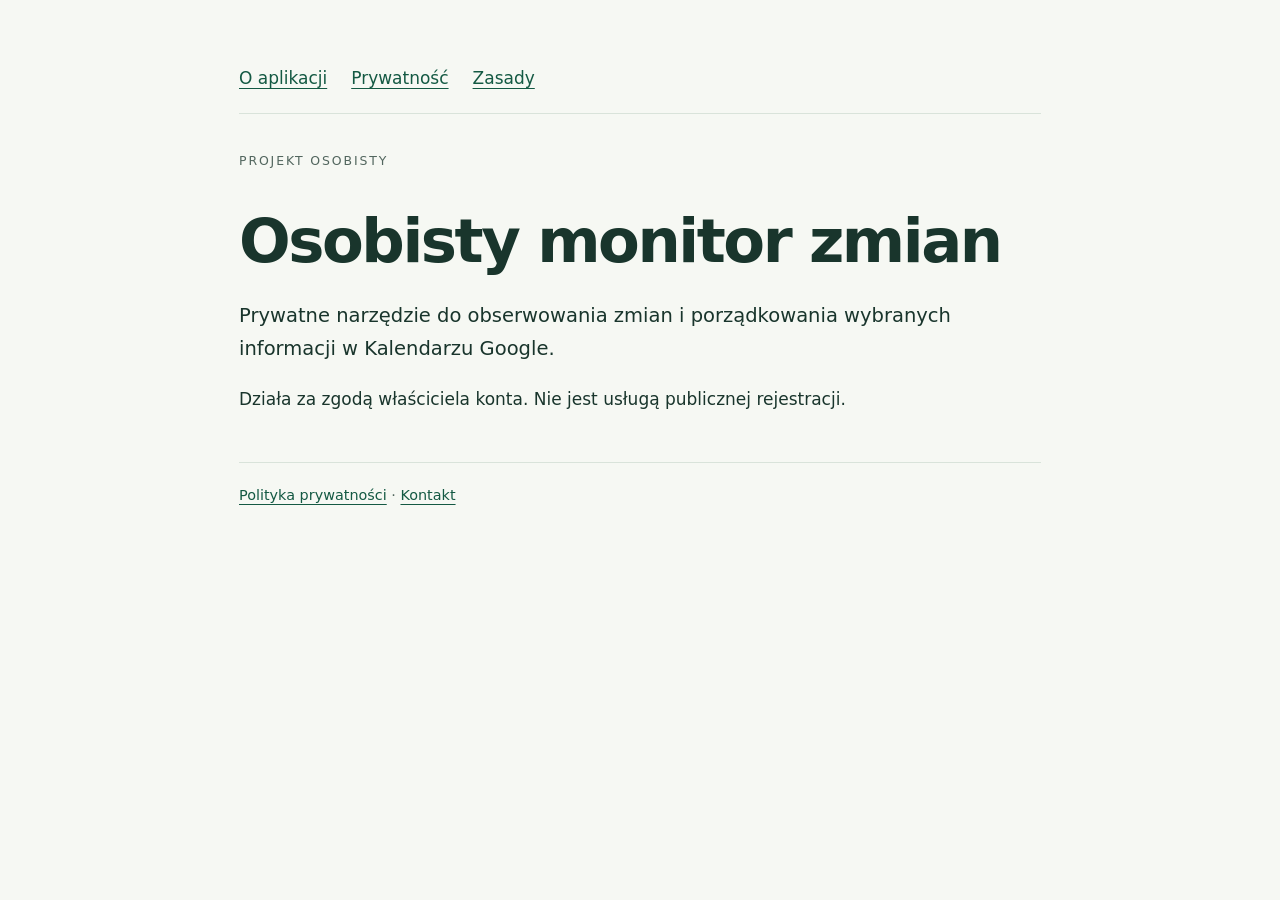
<file: docs/index.html>
<!doctype html>
<html lang="pl"><head><meta charset="utf-8"><meta name="viewport" content="width=device-width,initial-scale=1"><meta name="robots" content="noindex,nofollow"><title>Osobisty monitor zmian</title><link rel="stylesheet" href="style.css"></head><body><main><nav aria-label="Nawigacja"><a href="index.html">O aplikacji</a><a href="privacy.html">Prywatność</a><a href="terms.html">Zasady</a></nav><p class="eyebrow">Projekt osobisty</p><h1>Osobisty monitor zmian</h1><p class="lead">Prywatne narzędzie do obserwowania zmian i porządkowania wybranych informacji w Kalendarzu Google.</p><p>Działa za zgodą właściciela konta. Nie jest usługą publicznej rejestracji.</p><footer><a href="privacy.html">Polityka prywatności</a> · <a href="mailto:rutam72@gmail.com">Kontakt</a></footer></main></body></html>
</file>
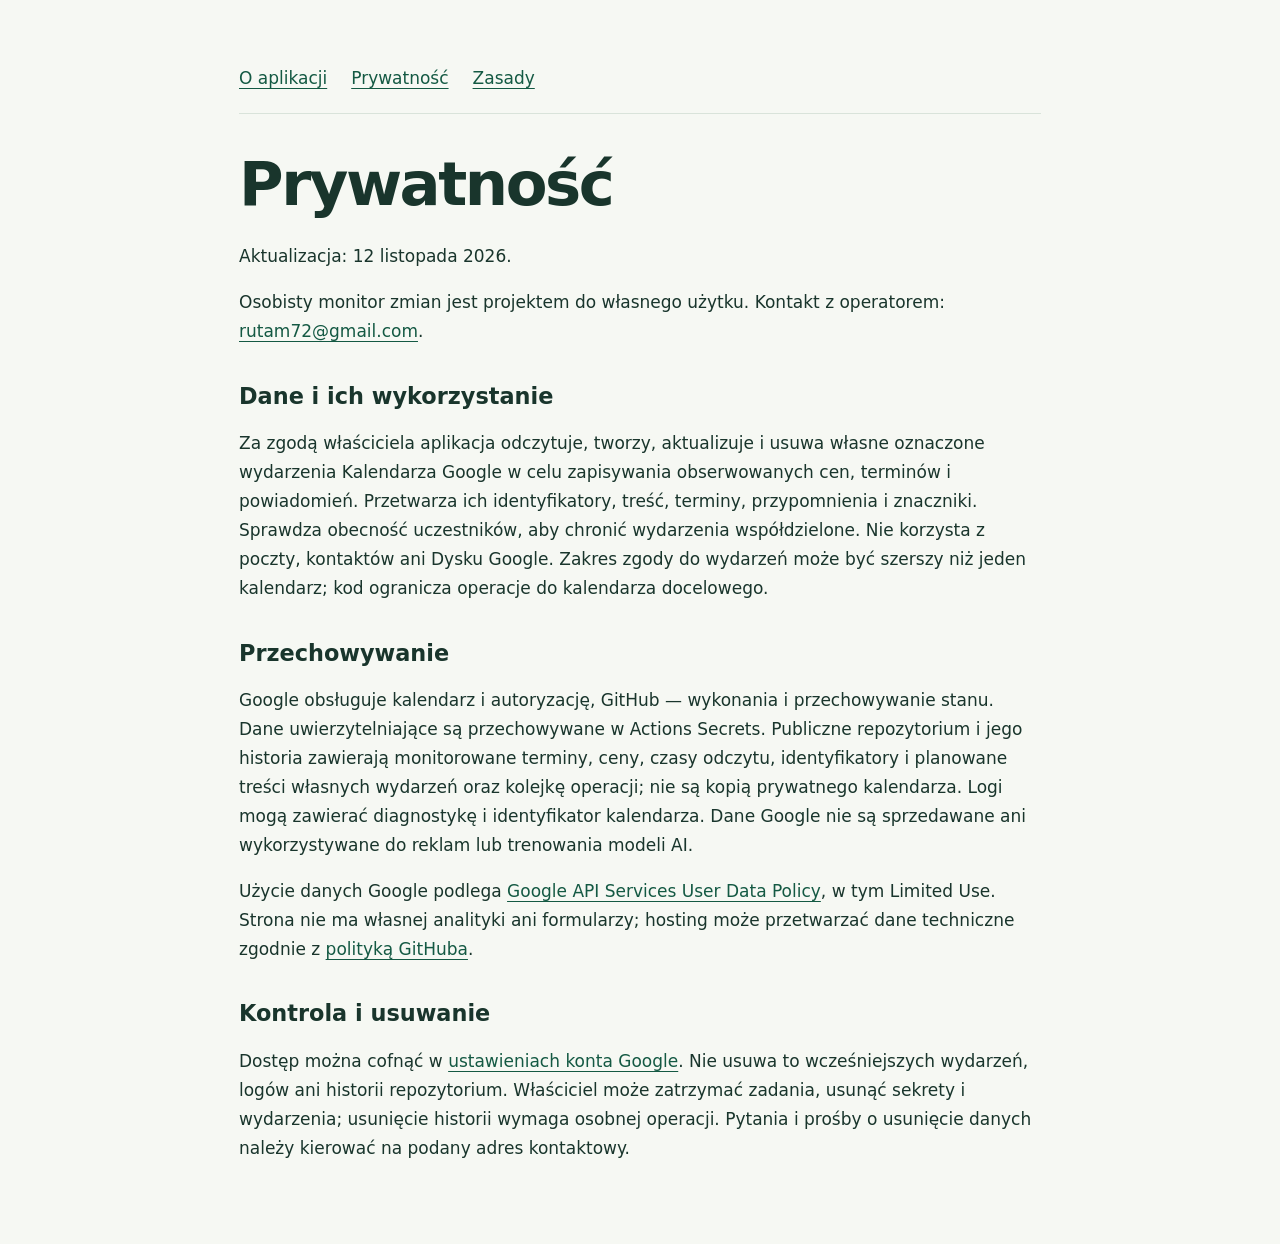
<file: docs/privacy.html>
<!doctype html>
<html lang="pl"><head><meta charset="utf-8"><meta name="viewport" content="width=device-width,initial-scale=1"><meta name="robots" content="noindex,nofollow"><title>Prywatność — Osobisty monitor zmian</title><link rel="stylesheet" href="style.css"></head><body><main><nav aria-label="Nawigacja"><a href="index.html">O aplikacji</a><a href="privacy.html">Prywatność</a><a href="terms.html">Zasady</a></nav><h1>Prywatność</h1><p>Aktualizacja: 12 listopada 2026.</p><p>Osobisty monitor zmian jest projektem do własnego użytku. Kontakt z operatorem: <a href="mailto:rutam72@gmail.com">rutam72@gmail.com</a>.</p><h2>Dane i ich wykorzystanie</h2><p>Za zgodą właściciela aplikacja odczytuje, tworzy, aktualizuje i usuwa własne oznaczone wydarzenia Kalendarza Google w celu zapisywania obserwowanych cen, terminów i powiadomień. Przetwarza ich identyfikatory, treść, terminy, przypomnienia i znaczniki. Sprawdza obecność uczestników, aby chronić wydarzenia współdzielone. Nie korzysta z poczty, kontaktów ani Dysku Google. Zakres zgody do wydarzeń może być szerszy niż jeden kalendarz; kod ogranicza operacje do kalendarza docelowego.</p><h2>Przechowywanie</h2><p>Google obsługuje kalendarz i autoryzację, GitHub — wykonania i przechowywanie stanu. Dane uwierzytelniające są przechowywane w Actions Secrets. Publiczne repozytorium i jego historia zawierają monitorowane terminy, ceny, czasy odczytu, identyfikatory i planowane treści własnych wydarzeń oraz kolejkę operacji; nie są kopią prywatnego kalendarza. Logi mogą zawierać diagnostykę i identyfikator kalendarza. Dane Google nie są sprzedawane ani wykorzystywane do reklam lub trenowania modeli AI.</p><p>Użycie danych Google podlega <a href="https://developers.google.com/terms/api-services-user-data-policy">Google API Services User Data Policy</a>, w tym Limited Use. Strona nie ma własnej analityki ani formularzy; hosting może przetwarzać dane techniczne zgodnie z <a href="https://docs.github.com/en/site-policy/privacy-policies/github-privacy-statement">polityką GitHuba</a>.</p><h2>Kontrola i usuwanie</h2><p>Dostęp można cofnąć w <a href="https://myaccount.google.com/connections">ustawieniach konta Google</a>. Nie usuwa to wcześniejszych wydarzeń, logów ani historii repozytorium. Właściciel może zatrzymać zadania, usunąć sekrety i wydarzenia; usunięcie historii wymaga osobnej operacji. Pytania i prośby o usunięcie danych należy kierować na podany adres kontaktowy.</p></main></body></html>
</file>
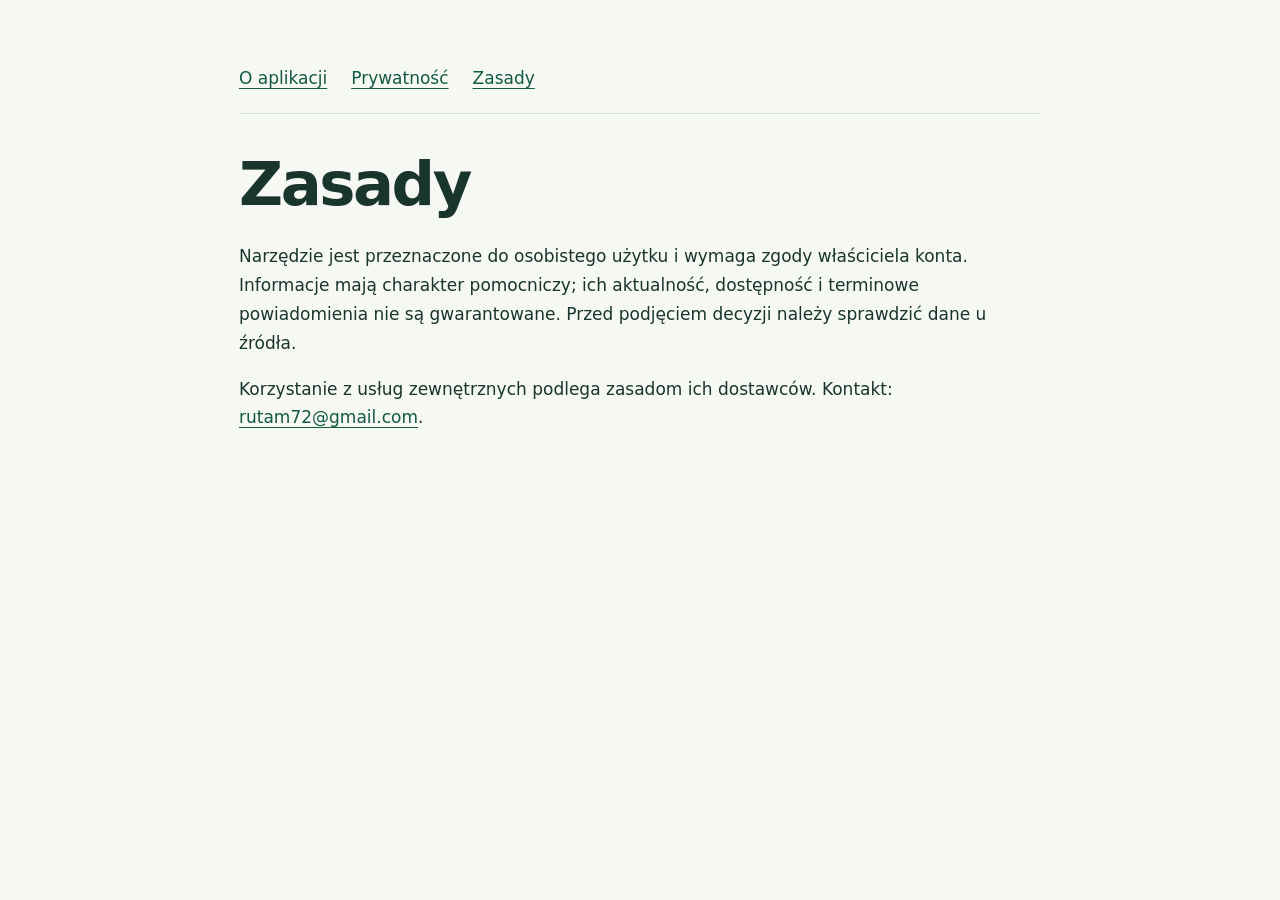
<file: docs/terms.html>
<!doctype html>
<html lang="pl"><head><meta charset="utf-8"><meta name="viewport" content="width=device-width,initial-scale=1"><meta name="robots" content="noindex,nofollow"><title>Zasady — Osobisty monitor zmian</title><link rel="stylesheet" href="style.css"></head><body><main><nav aria-label="Nawigacja"><a href="index.html">O aplikacji</a><a href="privacy.html">Prywatność</a><a href="terms.html">Zasady</a></nav><h1>Zasady</h1><p>Narzędzie jest przeznaczone do osobistego użytku i wymaga zgody właściciela konta. Informacje mają charakter pomocniczy; ich aktualność, dostępność i terminowe powiadomienia nie są gwarantowane. Przed podjęciem decyzji należy sprawdzić dane u źródła.</p><p>Korzystanie z usług zewnętrznych podlega zasadom ich dostawców. Kontakt: <a href="mailto:rutam72@gmail.com">rutam72@gmail.com</a>.</p></main></body></html>
</file>
<file: docs/style.css>
:root{color-scheme:light;--ink:#19352c;--muted:#52665e;--paper:#f6f8f3;--line:#d9e3da}*{box-sizing:border-box}body{margin:0;background:var(--paper);color:var(--ink);font:17px/1.7 system-ui,sans-serif}main{max-width:850px;margin:0 auto;padding:64px 24px}nav{display:flex;gap:24px;flex-wrap:wrap;border-bottom:1px solid var(--line);padding-bottom:20px}a{color:#145943;text-underline-offset:4px}h1{font-size:clamp(2rem,6vw,3.8rem);line-height:1.12;letter-spacing:-.04em;margin:36px 0 24px}h2{font-size:1.4rem;line-height:1.3;margin-top:36px}.eyebrow{font-size:.78rem;letter-spacing:.15em;text-transform:uppercase;color:var(--muted);margin-top:36px}.lead{font-size:1.22rem}.panel{background:white;border:1px solid var(--line);border-radius:16px;padding:24px;margin:28px 0}.muted,footer{color:var(--muted)}footer{border-top:1px solid var(--line);margin-top:48px;padding-top:20px;font-size:.9rem}li+li{margin-top:8px}
</file>
